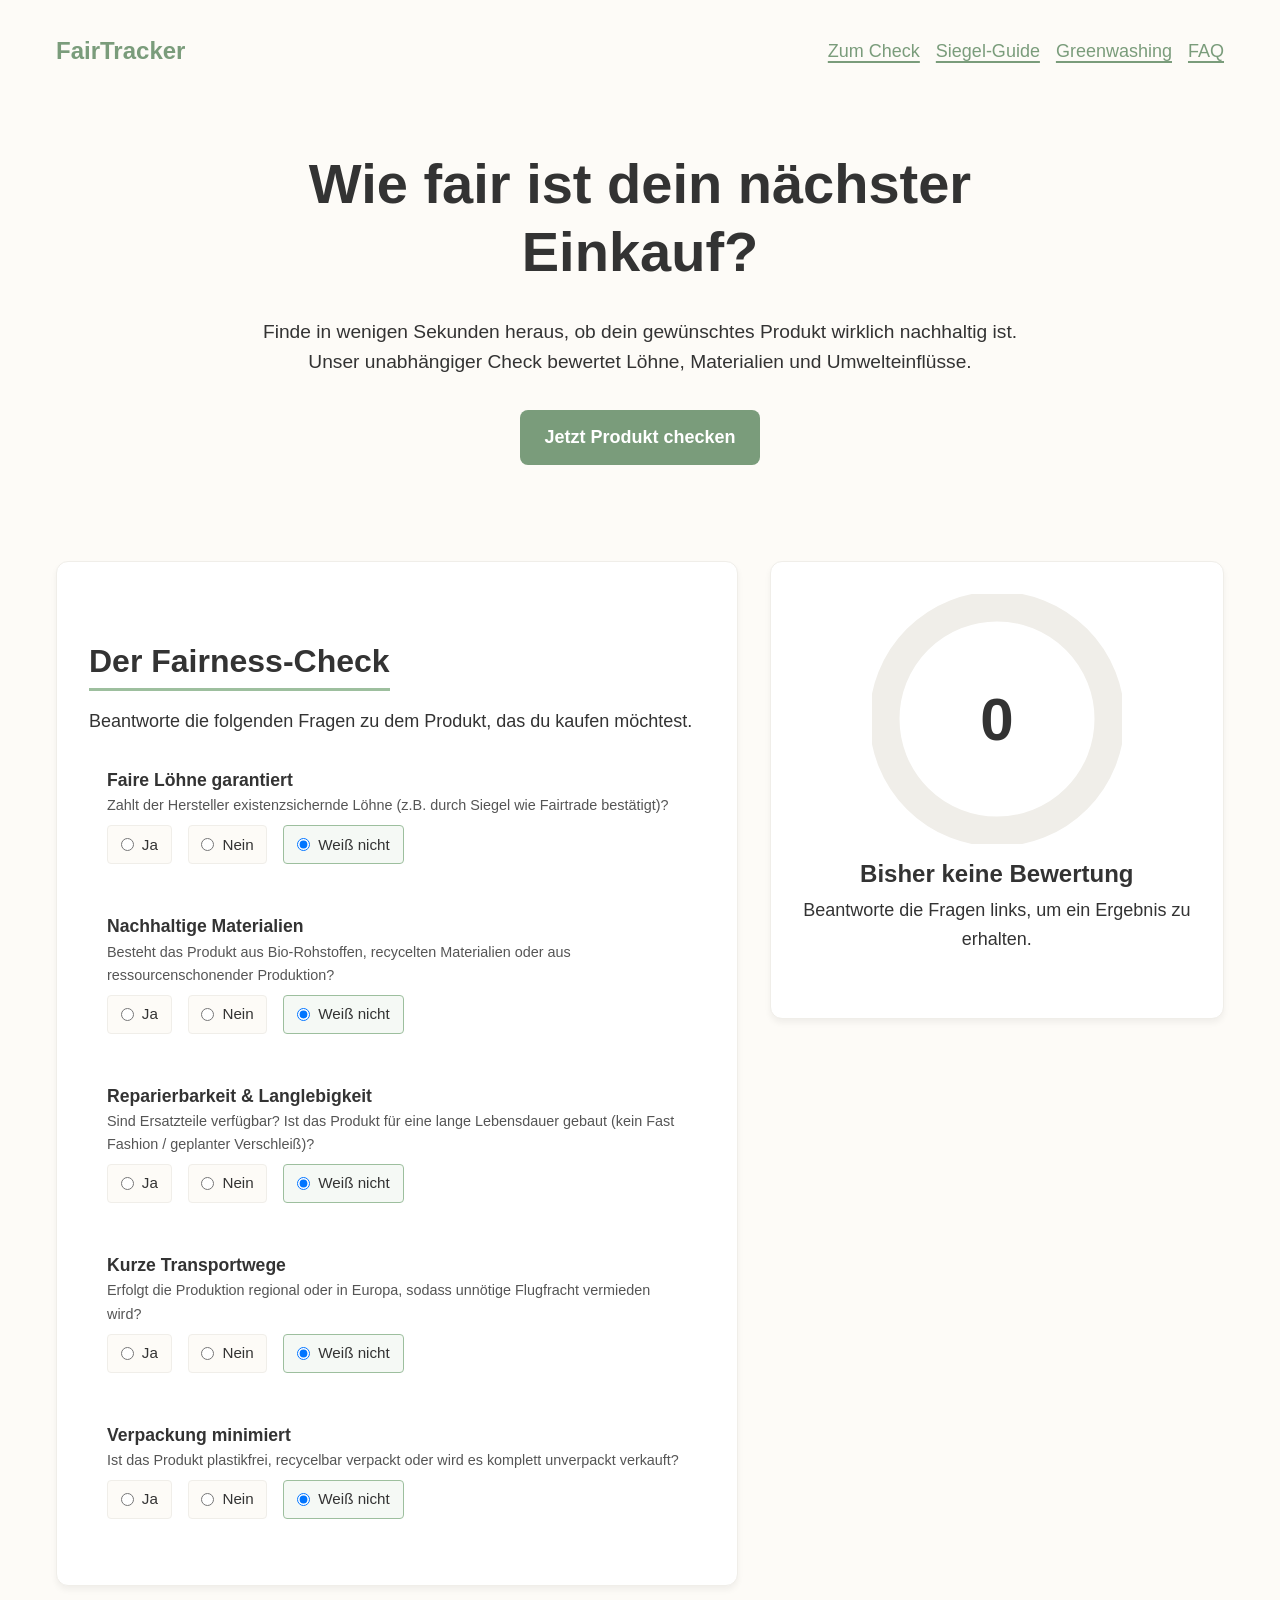
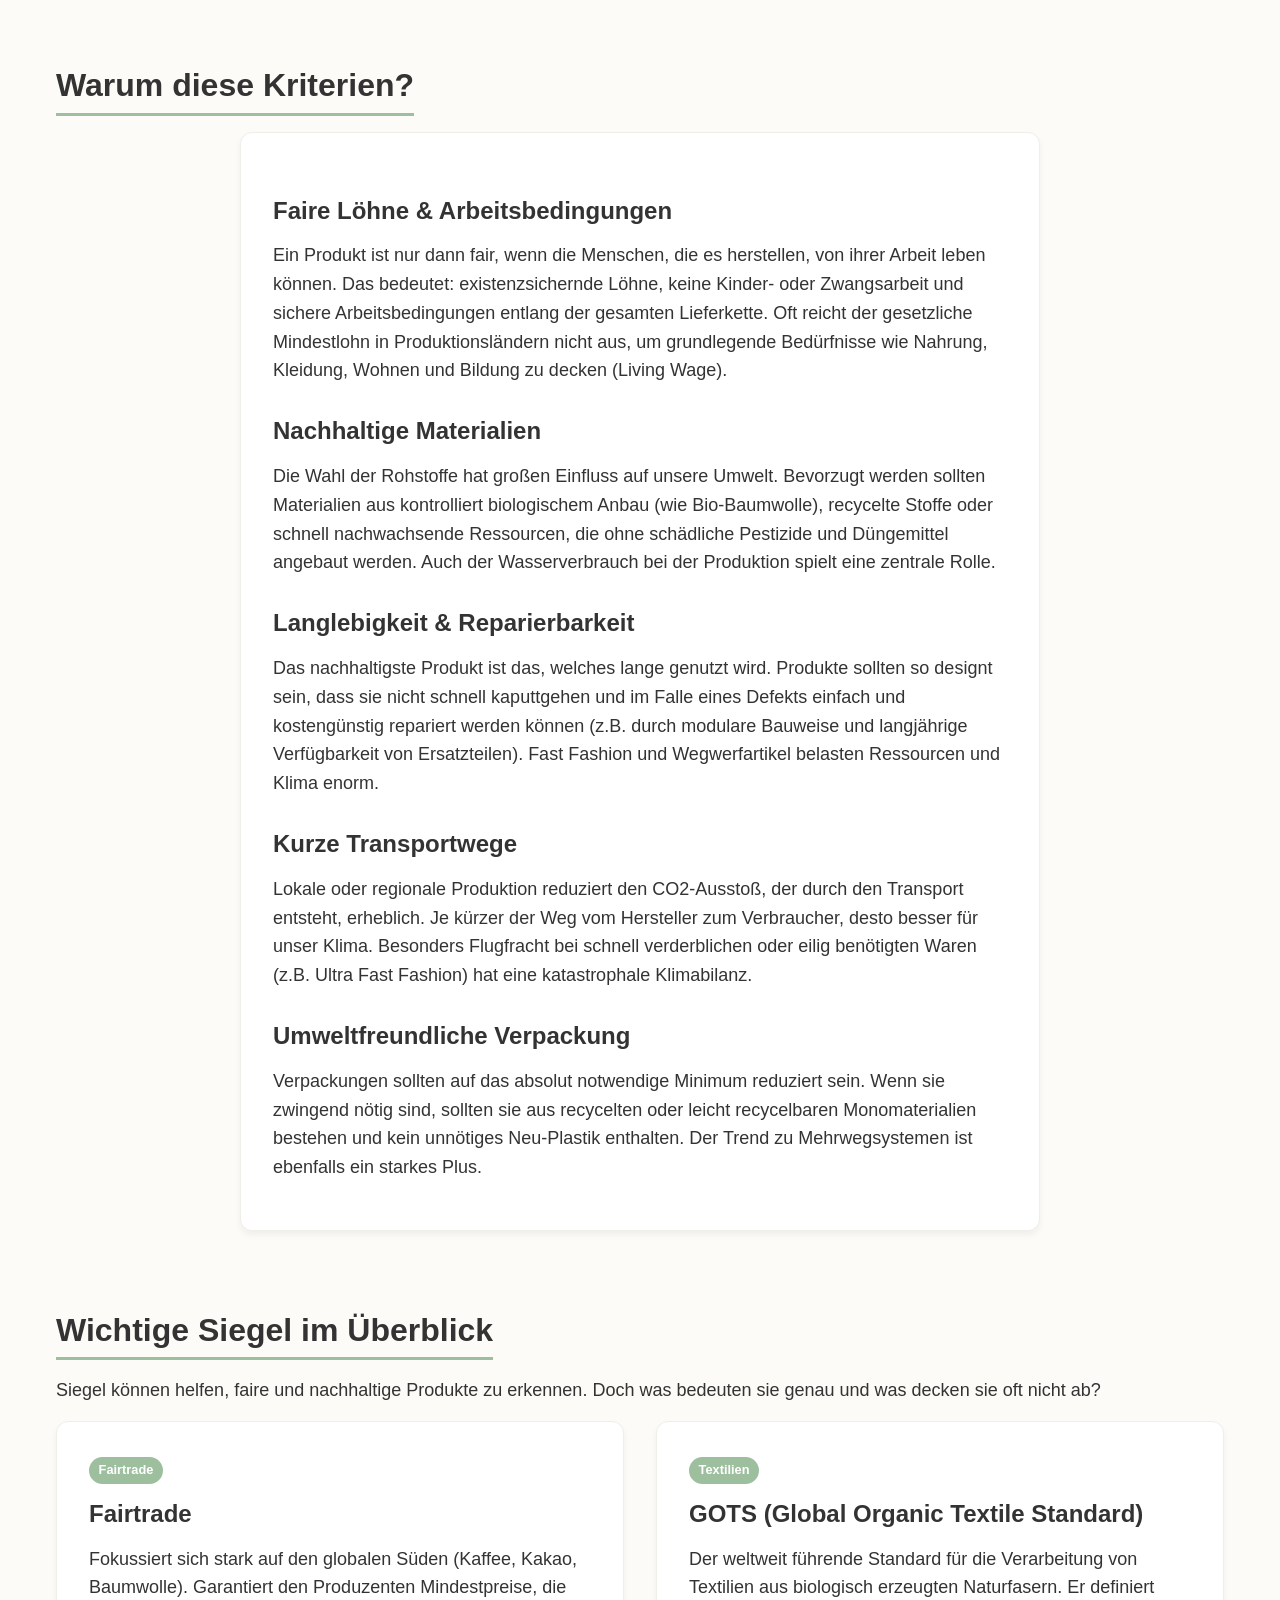
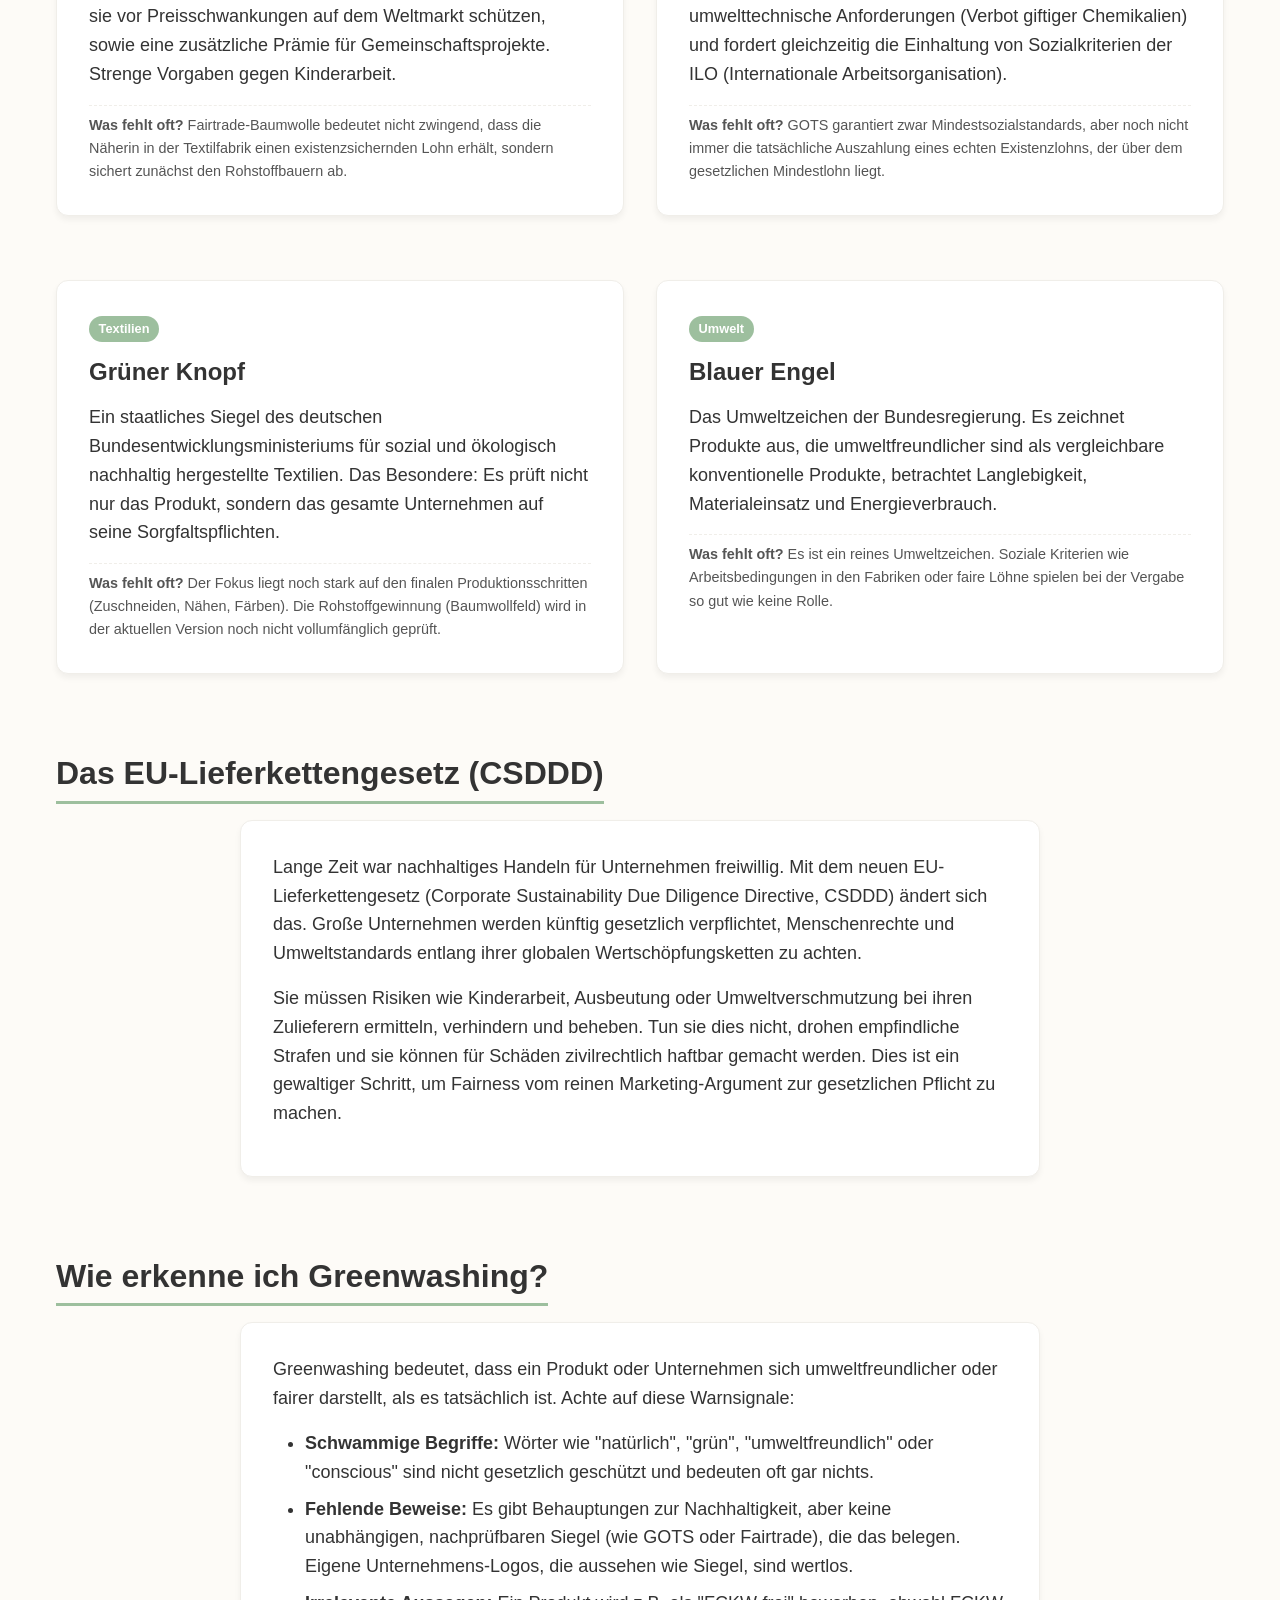
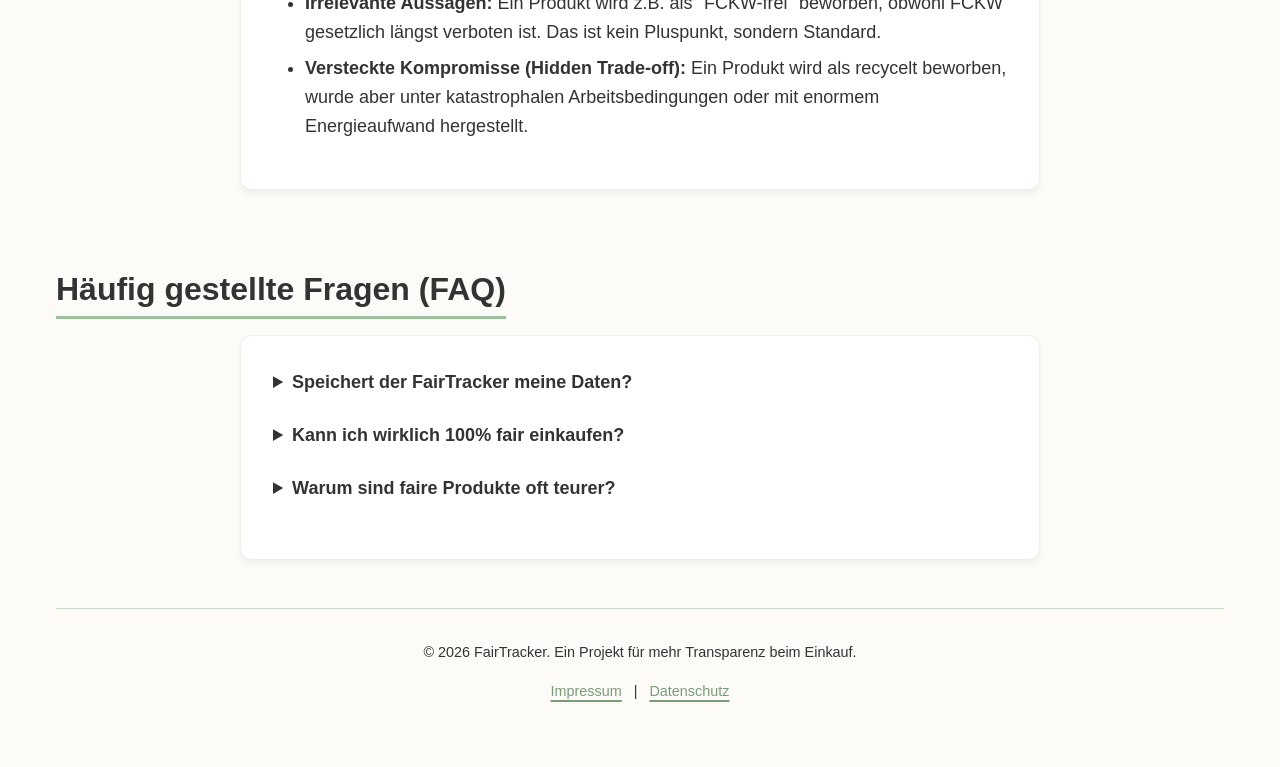
<file: index.html>
<!DOCTYPE html>
<html lang="de">
<head>
  <meta charset="utf-8">
  <meta name="viewport" content="width=device-width, initial-scale=1">
  <title>FairTracker - Wie fair ist dein Einkauf?</title>
  <meta name="description" content="Überprüfe mit dem FairTracker die Nachhaltigkeit und Fairness deiner Produkte. Berücksichtigt Löhne, Materialien, Reparierbarkeit, Transport und Verpackung.">

  <!-- Open Graph / Social -->
  <meta property="og:type" content="website">
  <meta property="og:url" content="https://fairtracker.de/">
  <meta property="og:title" content="FairTracker - Wie fair ist dein Einkauf?">
  <meta property="og:description" content="Überprüfe mit dem FairTracker die Nachhaltigkeit und Fairness deiner Produkte. Ein einfacher Check für bewusstes Konsumieren.">

  <link rel="icon" type="image/svg+xml" href="favicon.svg">
  <link rel="stylesheet" href="style.css">
</head>
<body>
  <div class="container">
    <header class="site-header">
      <div class="header-inner">
        <a href="/" class="logo">FairTracker</a>
        <nav aria-label="Hauptnavigation">
          <ul class="nav-links">
            <li><a href="#checker-tool">Zum Check</a></li>
            <li><a href="#labels-guide">Siegel-Guide</a></li>
            <li><a href="#greenwashing">Greenwashing</a></li>
            <li><a href="#faq">FAQ</a></li>
          </ul>
        </nav>
      </div>
    </header>

    <main>
      <section class="hero">
        <div class="hero-content">
          <h1>Wie fair ist dein nächster Einkauf?</h1>
          <p>Finde in wenigen Sekunden heraus, ob dein gewünschtes Produkt wirklich nachhaltig ist. Unser unabhängiger Check bewertet Löhne, Materialien und Umwelteinflüsse.</p>
          <a href="#checker-tool" class="button cta-button">Jetzt Produkt checken</a>
        </div>
      </section>

      <section id="checker-tool" aria-labelledby="checklist-title">
        <div class="checker-layout">
          <div class="checker-questions card">
            <h2 id="checklist-title">Der Fairness-Check</h2>
            <p>Beantworte die folgenden Fragen zu dem Produkt, das du kaufen möchtest.</p>
            <ul class="checklist" id="fairness-checklist">
              <li class="checklist-item" data-weight="30" data-id="lohn">
                <div class="checklist-text">
                  <h4>Faire Löhne garantiert</h4>
                  <p>Zahlt der Hersteller existenzsichernde Löhne (z.B. durch Siegel wie Fairtrade bestätigt)?</p>
                </div>
                <div class="radio-group">
                  <label><input type="radio" name="lohn" value="yes"> Ja</label>
                  <label><input type="radio" name="lohn" value="no"> Nein</label>
                  <label><input type="radio" name="lohn" value="unknown" checked> Weiß nicht</label>
                </div>
              </li>
              <li class="checklist-item" data-weight="25" data-id="material">
                <div class="checklist-text">
                  <h4>Nachhaltige Materialien</h4>
                  <p>Besteht das Produkt aus Bio-Rohstoffen, recycelten Materialien oder aus ressourcenschonender Produktion?</p>
                </div>
                <div class="radio-group">
                  <label><input type="radio" name="material" value="yes"> Ja</label>
                  <label><input type="radio" name="material" value="no"> Nein</label>
                  <label><input type="radio" name="material" value="unknown" checked> Weiß nicht</label>
                </div>
              </li>
              <li class="checklist-item" data-weight="20" data-id="repair">
                <div class="checklist-text">
                  <h4>Reparierbarkeit & Langlebigkeit</h4>
                  <p>Sind Ersatzteile verfügbar? Ist das Produkt für eine lange Lebensdauer gebaut (kein Fast Fashion / geplanter Verschleiß)?</p>
                </div>
                <div class="radio-group">
                  <label><input type="radio" name="repair" value="yes"> Ja</label>
                  <label><input type="radio" name="repair" value="no"> Nein</label>
                  <label><input type="radio" name="repair" value="unknown" checked> Weiß nicht</label>
                </div>
              </li>
              <li class="checklist-item" data-weight="15" data-id="transport">
                <div class="checklist-text">
                  <h4>Kurze Transportwege</h4>
                  <p>Erfolgt die Produktion regional oder in Europa, sodass unnötige Flugfracht vermieden wird?</p>
                </div>
                <div class="radio-group">
                  <label><input type="radio" name="transport" value="yes"> Ja</label>
                  <label><input type="radio" name="transport" value="no"> Nein</label>
                  <label><input type="radio" name="transport" value="unknown" checked> Weiß nicht</label>
                </div>
              </li>
              <li class="checklist-item" data-weight="10" data-id="packaging">
                <div class="checklist-text">
                  <h4>Verpackung minimiert</h4>
                  <p>Ist das Produkt plastikfrei, recycelbar verpackt oder wird es komplett unverpackt verkauft?</p>
                </div>
                <div class="radio-group">
                  <label><input type="radio" name="packaging" value="yes"> Ja</label>
                  <label><input type="radio" name="packaging" value="no"> Nein</label>
                  <label><input type="radio" name="packaging" value="unknown" checked> Weiß nicht</label>
                </div>
              </li>
            </ul>
          </div>

          <div class="checker-result card">
            <div id="dial-section" class="dial-container" aria-live="polite">
                <svg class="dial-svg" viewBox="0 0 100 100" aria-hidden="true">
                  <circle class="dial-bg" cx="50" cy="50" r="45"></circle>
                  <circle class="dial-progress" id="dial-progress-circle" cx="50" cy="50" r="45" transform="rotate(-90 50 50)"></circle>
                  <text class="dial-text" id="dial-score-text" x="50" y="50">0</text>
                </svg>
                <h3 id="dial-verdict" class="verdict-title">Bisher keine Bewertung</h3>
                <p id="dial-message">Beantworte die Fragen links, um ein Ergebnis zu erhalten.</p>
                <div id="dynamic-tips" class="dynamic-tips" aria-live="polite">
                  <!-- Tips will be injected here by JS -->
                </div>
            </div>
          </div>
        </div>
      </section>

      <section id="criteria-explanation" aria-labelledby="criteria-title">
        <h2 id="criteria-title">Warum diese Kriterien?</h2>
        <div class="card content-card">
          <h3>Faire Löhne & Arbeitsbedingungen</h3>
          <p>Ein Produkt ist nur dann fair, wenn die Menschen, die es herstellen, von ihrer Arbeit leben können. Das bedeutet: existenzsichernde Löhne, keine Kinder- oder Zwangsarbeit und sichere Arbeitsbedingungen entlang der gesamten Lieferkette. Oft reicht der gesetzliche Mindestlohn in Produktionsländern nicht aus, um grundlegende Bedürfnisse wie Nahrung, Kleidung, Wohnen und Bildung zu decken (Living Wage).</p>

          <h3>Nachhaltige Materialien</h3>
          <p>Die Wahl der Rohstoffe hat großen Einfluss auf unsere Umwelt. Bevorzugt werden sollten Materialien aus kontrolliert biologischem Anbau (wie Bio-Baumwolle), recycelte Stoffe oder schnell nachwachsende Ressourcen, die ohne schädliche Pestizide und Düngemittel angebaut werden. Auch der Wasserverbrauch bei der Produktion spielt eine zentrale Rolle.</p>

          <h3>Langlebigkeit & Reparierbarkeit</h3>
          <p>Das nachhaltigste Produkt ist das, welches lange genutzt wird. Produkte sollten so designt sein, dass sie nicht schnell kaputtgehen und im Falle eines Defekts einfach und kostengünstig repariert werden können (z.B. durch modulare Bauweise und langjährige Verfügbarkeit von Ersatzteilen). Fast Fashion und Wegwerfartikel belasten Ressourcen und Klima enorm.</p>

          <h3>Kurze Transportwege</h3>
          <p>Lokale oder regionale Produktion reduziert den CO2-Ausstoß, der durch den Transport entsteht, erheblich. Je kürzer der Weg vom Hersteller zum Verbraucher, desto besser für unser Klima. Besonders Flugfracht bei schnell verderblichen oder eilig benötigten Waren (z.B. Ultra Fast Fashion) hat eine katastrophale Klimabilanz.</p>

          <h3>Umweltfreundliche Verpackung</h3>
          <p>Verpackungen sollten auf das absolut notwendige Minimum reduziert sein. Wenn sie zwingend nötig sind, sollten sie aus recycelten oder leicht recycelbaren Monomaterialien bestehen und kein unnötiges Neu-Plastik enthalten. Der Trend zu Mehrwegsystemen ist ebenfalls ein starkes Plus.</p>
        </div>
      </section>

      <section id="labels-guide" aria-labelledby="labels-title">
        <h2 id="labels-title">Wichtige Siegel im Überblick</h2>
        <p>Siegel können helfen, faire und nachhaltige Produkte zu erkennen. Doch was bedeuten sie genau und was decken sie oft nicht ab?</p>

        <div class="label-grid">
          <div class="card label-card">
            <span class="badge">Fairtrade</span>
            <h3>Fairtrade</h3>
            <p>Fokussiert sich stark auf den globalen Süden (Kaffee, Kakao, Baumwolle). Garantiert den Produzenten Mindestpreise, die sie vor Preisschwankungen auf dem Weltmarkt schützen, sowie eine zusätzliche Prämie für Gemeinschaftsprojekte. Strenge Vorgaben gegen Kinderarbeit.</p>
            <div class="limitation"><strong>Was fehlt oft?</strong> Fairtrade-Baumwolle bedeutet nicht zwingend, dass die Näherin in der Textilfabrik einen existenzsichernden Lohn erhält, sondern sichert zunächst den Rohstoffbauern ab.</div>
          </div>

          <div class="card label-card">
            <span class="badge">Textilien</span>
            <h3>GOTS (Global Organic Textile Standard)</h3>
            <p>Der weltweit führende Standard für die Verarbeitung von Textilien aus biologisch erzeugten Naturfasern. Er definiert umwelttechnische Anforderungen (Verbot giftiger Chemikalien) und fordert gleichzeitig die Einhaltung von Sozialkriterien der ILO (Internationale Arbeitsorganisation).</p>
            <div class="limitation"><strong>Was fehlt oft?</strong> GOTS garantiert zwar Mindestsozialstandards, aber noch nicht immer die tatsächliche Auszahlung eines echten Existenzlohns, der über dem gesetzlichen Mindestlohn liegt.</div>
          </div>

          <div class="card label-card">
            <span class="badge">Textilien</span>
            <h3>Grüner Knopf</h3>
            <p>Ein staatliches Siegel des deutschen Bundesentwicklungsministeriums für sozial und ökologisch nachhaltig hergestellte Textilien. Das Besondere: Es prüft nicht nur das Produkt, sondern das gesamte Unternehmen auf seine Sorgfaltspflichten.</p>
            <div class="limitation"><strong>Was fehlt oft?</strong> Der Fokus liegt noch stark auf den finalen Produktionsschritten (Zuschneiden, Nähen, Färben). Die Rohstoffgewinnung (Baumwollfeld) wird in der aktuellen Version noch nicht vollumfänglich geprüft.</div>
          </div>

          <div class="card label-card">
            <span class="badge">Umwelt</span>
            <h3>Blauer Engel</h3>
            <p>Das Umweltzeichen der Bundesregierung. Es zeichnet Produkte aus, die umweltfreundlicher sind als vergleichbare konventionelle Produkte, betrachtet Langlebigkeit, Materialeinsatz und Energieverbrauch.</p>
            <div class="limitation"><strong>Was fehlt oft?</strong> Es ist ein reines Umweltzeichen. Soziale Kriterien wie Arbeitsbedingungen in den Fabriken oder faire Löhne spielen bei der Vergabe so gut wie keine Rolle.</div>
          </div>
        </div>
      </section>

      <section id="legislation" aria-labelledby="legislation-title">
        <h2 id="legislation-title">Das EU-Lieferkettengesetz (CSDDD)</h2>
        <div class="card content-card">
          <p>Lange Zeit war nachhaltiges Handeln für Unternehmen freiwillig. Mit dem neuen EU-Lieferkettengesetz (Corporate Sustainability Due Diligence Directive, CSDDD) ändert sich das. Große Unternehmen werden künftig gesetzlich verpflichtet, Menschenrechte und Umweltstandards entlang ihrer globalen Wertschöpfungsketten zu achten.</p>
          <p>Sie müssen Risiken wie Kinderarbeit, Ausbeutung oder Umweltverschmutzung bei ihren Zulieferern ermitteln, verhindern und beheben. Tun sie dies nicht, drohen empfindliche Strafen und sie können für Schäden zivilrechtlich haftbar gemacht werden. Dies ist ein gewaltiger Schritt, um Fairness vom reinen Marketing-Argument zur gesetzlichen Pflicht zu machen.</p>
        </div>
      </section>

      <section id="greenwashing" aria-labelledby="greenwashing-title">
        <h2 id="greenwashing-title">Wie erkenne ich Greenwashing?</h2>
        <div class="card content-card">
          <p>Greenwashing bedeutet, dass ein Produkt oder Unternehmen sich umweltfreundlicher oder fairer darstellt, als es tatsächlich ist. Achte auf diese Warnsignale:</p>
          <ul class="styled-list">
            <li><strong>Schwammige Begriffe:</strong> Wörter wie "natürlich", "grün", "umweltfreundlich" oder "conscious" sind nicht gesetzlich geschützt und bedeuten oft gar nichts.</li>
            <li><strong>Fehlende Beweise:</strong> Es gibt Behauptungen zur Nachhaltigkeit, aber keine unabhängigen, nachprüfbaren Siegel (wie GOTS oder Fairtrade), die das belegen. Eigene Unternehmens-Logos, die aussehen wie Siegel, sind wertlos.</li>
            <li><strong>Irrelevante Aussagen:</strong> Ein Produkt wird z.B. als "FCKW-frei" beworben, obwohl FCKW gesetzlich längst verboten ist. Das ist kein Pluspunkt, sondern Standard.</li>
            <li><strong>Versteckte Kompromisse (Hidden Trade-off):</strong> Ein Produkt wird als recycelt beworben, wurde aber unter katastrophalen Arbeitsbedingungen oder mit enormem Energieaufwand hergestellt.</li>
          </ul>
        </div>
      </section>

      <section id="faq" aria-labelledby="faq-title">
        <h2 id="faq-title">Häufig gestellte Fragen (FAQ)</h2>
        <div class="card content-card faq-section">
          <details>
            <summary>Speichert der FairTracker meine Daten?</summary>
            <p>Nein. Der FairTracker funktioniert zu 100% lokal in deinem Browser. Es gibt keine Datenbank, keine Server-Auswertung, keine Cookies und keine Tracker. Deine Eingaben bleiben nur bei dir.</p>
          </details>
          <details>
            <summary>Kann ich wirklich 100% fair einkaufen?</summary>
            <p>Ein 100% perfektes Produkt gibt es fast nicht, da jede Produktion Ressourcen verbraucht. Es geht vielmehr darum, die <em>bessere</em> Wahl zu treffen, Kompromisse bewusst einzugehen und den Konsum insgesamt zu reduzieren.</p>
          </details>
          <details>
            <summary>Warum sind faire Produkte oft teurer?</summary>
            <p>Sie sind nicht unbedingt teurer, sondern konventionelle Produkte sind oft unnatürlich billig. Bei extrem billigen Produkten zahlen meist andere den Preis – durch Ausbeutung von Mensch und Natur. Faire Produkte bilden die wahren Kosten (Umweltschutz, existenzsichernde Löhne) realistischer ab.</p>
          </details>
        </div>
      </section>

    </main>

    <footer>
      <p>&copy; 2026 FairTracker. Ein Projekt für mehr Transparenz beim Einkauf.</p>
      <nav aria-label="Footernavigation">
        <a href="impressum.html">Impressum</a> |
        <a href="datenschutz.html">Datenschutz</a>
      </nav>
    </footer>
  </div>
  <script src="script.js"></script>
</body>
</html>
</file>
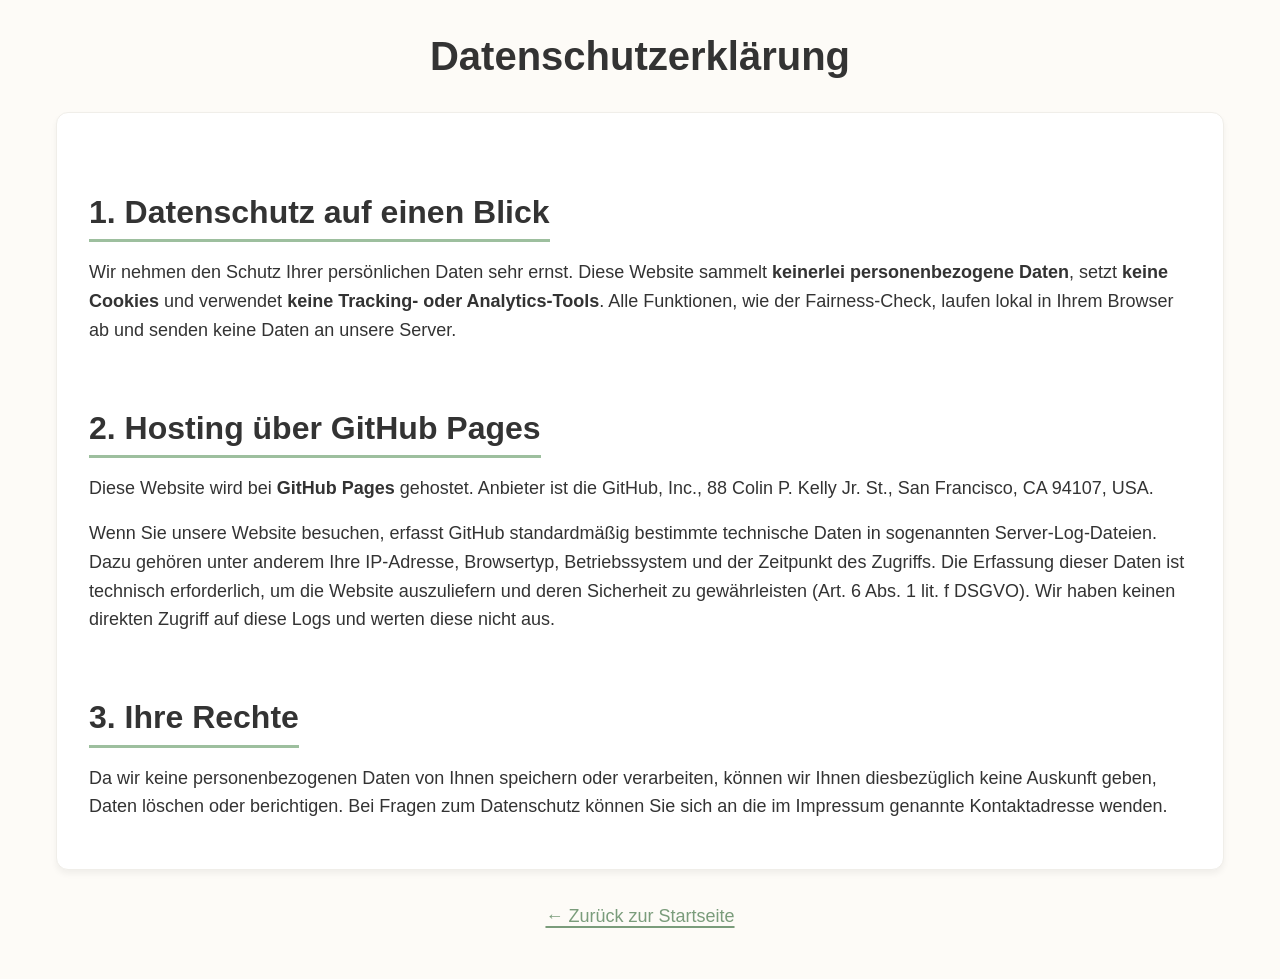
<file: datenschutz.html>
<!DOCTYPE html>
<html lang="de">
<head>
  <meta charset="utf-8">
  <meta name="viewport" content="width=device-width, initial-scale=1">
  <title>Datenschutzerklärung - FairTracker</title>
  <meta name="robots" content="noindex, nofollow">
  <link rel="icon" type="image/svg+xml" href="favicon.svg">
  <link rel="stylesheet" href="style.css">
</head>
<body>
  <div class="container">
    <header>
      <h1>Datenschutzerklärung</h1>
    </header>

    <main>
      <section class="card">
        <h2>1. Datenschutz auf einen Blick</h2>
        <p>Wir nehmen den Schutz Ihrer persönlichen Daten sehr ernst. Diese Website sammelt <strong>keinerlei personenbezogene Daten</strong>, setzt <strong>keine Cookies</strong> und verwendet <strong>keine Tracking- oder Analytics-Tools</strong>. Alle Funktionen, wie der Fairness-Check, laufen lokal in Ihrem Browser ab und senden keine Daten an unsere Server.</p>

        <h2>2. Hosting über GitHub Pages</h2>
        <p>Diese Website wird bei <strong>GitHub Pages</strong> gehostet. Anbieter ist die GitHub, Inc., 88 Colin P. Kelly Jr. St., San Francisco, CA 94107, USA.</p>
        <p>Wenn Sie unsere Website besuchen, erfasst GitHub standardmäßig bestimmte technische Daten in sogenannten Server-Log-Dateien. Dazu gehören unter anderem Ihre IP-Adresse, Browsertyp, Betriebssystem und der Zeitpunkt des Zugriffs. Die Erfassung dieser Daten ist technisch erforderlich, um die Website auszuliefern und deren Sicherheit zu gewährleisten (Art. 6 Abs. 1 lit. f DSGVO). Wir haben keinen direkten Zugriff auf diese Logs und werten diese nicht aus.</p>

        <h2>3. Ihre Rechte</h2>
        <p>Da wir keine personenbezogenen Daten von Ihnen speichern oder verarbeiten, können wir Ihnen diesbezüglich keine Auskunft geben, Daten löschen oder berichtigen. Bei Fragen zum Datenschutz können Sie sich an die im Impressum genannte Kontaktadresse wenden.</p>
      </section>

      <p style="text-align: center; margin-top: var(--spacing-lg);">
        <a href="index.html">← Zurück zur Startseite</a>
      </p>
    </main>
  </div>
</body>
</html>
</file>
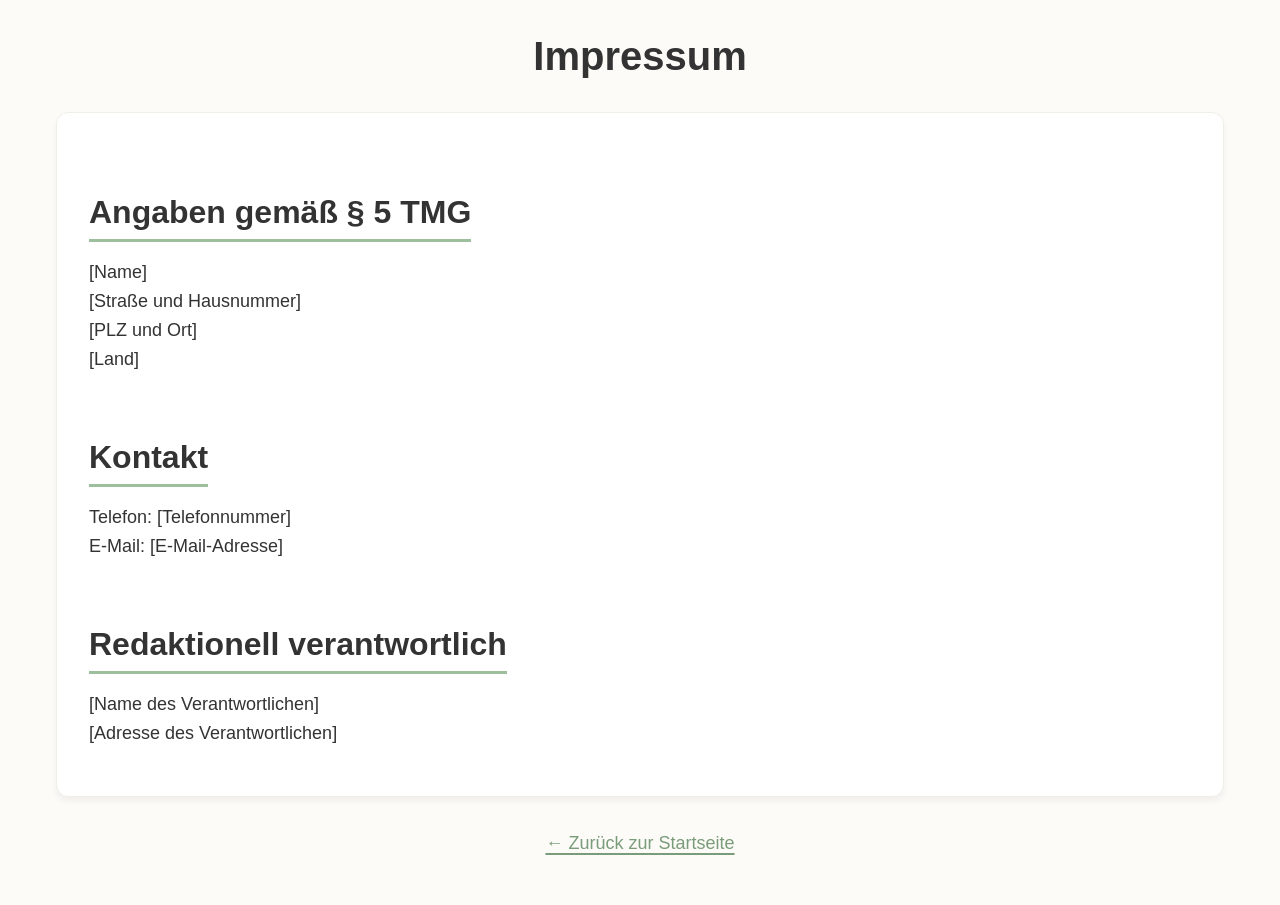
<file: impressum.html>
<!DOCTYPE html>
<html lang="de">
<head>
  <meta charset="utf-8">
  <meta name="viewport" content="width=device-width, initial-scale=1">
  <title>Impressum - FairTracker</title>
  <meta name="robots" content="noindex, nofollow">
  <link rel="icon" type="image/svg+xml" href="favicon.svg">
  <link rel="stylesheet" href="style.css">
</head>
<body>
  <div class="container">
    <header>
      <h1>Impressum</h1>
    </header>

    <main>
      <section class="card">
        <h2>Angaben gemäß § 5 TMG</h2>
        <p>
          [Name]<br>
          [Straße und Hausnummer]<br>
          [PLZ und Ort]<br>
          [Land]
        </p>

        <h2>Kontakt</h2>
        <p>
          Telefon: [Telefonnummer]<br>
          E-Mail: [E-Mail-Adresse]
        </p>

        <h2>Redaktionell verantwortlich</h2>
        <p>
          [Name des Verantwortlichen]<br>
          [Adresse des Verantwortlichen]
        </p>
      </section>

      <p style="text-align: center; margin-top: var(--spacing-lg);">
        <a href="index.html">← Zurück zur Startseite</a>
      </p>
    </main>
  </div>
</body>
</html>
</file>
<file: style.css>
/* CSS Custom Properties */
:root {
  /* Colors */
  --color-sage: #9dbf9e;
  --color-sage-light: #c5d9c6;
  --color-sage-dark: #7a9c7b;
  --color-cream: #fdfbf7;
  --color-cream-dark: #f0eee9;
  --color-charcoal: #333333;
  --color-charcoal-light: #555555;
  --color-white: #ffffff;
  --color-error: #e06c75;
  --color-warning: #e5c07b;
  --color-success: #98c379;
  --color-unknown: #abb2bf;
  --color-focus: #ff9900;

  /* Typography */
  --font-family-base: ui-rounded, "Hiragino Maru Gothic ProN", Quicksand, Comfortaa, Manjari, "Arial Rounded MT Bold", Calibri, source-sans-pro, sans-serif;

  /* Layout */
  --max-width: 1200px;
  --spacing-sm: 0.5rem;
  --spacing-md: 1rem;
  --spacing-lg: 2rem;
  --spacing-xl: 3rem;

  /* Animation */
  --transition-speed: 0.3s;
}

/* Dark Mode Overrides */
@media (prefers-color-scheme: dark) {
  :root {
    --color-cream: #1a1a1a;
    --color-cream-dark: #2a2a2a;
    --color-charcoal: #fdfbf7;
    --color-charcoal-light: #cccccc;
    --color-white: #222222;
    --color-sage: #7a9c7b;
    --color-sage-light: #5a7c5b;
    --color-sage-dark: #9dbf9e;
  }
}

/* Reset & Base Styles */
* {
  box-sizing: border-box;
  margin: 0;
  padding: 0;
}

body {
  font-family: var(--font-family-base);
  background-color: var(--color-cream);
  color: var(--color-charcoal);
  line-height: 1.6;
  font-size: 18px;
  overflow-x: hidden;
  -webkit-font-smoothing: antialiased;
  -moz-osx-font-smoothing: grayscale;
}

/* Accessible Focus Styles */
:focus {
  outline: 3px solid var(--color-focus);
  outline-offset: 2px;
}
:focus:not(:focus-visible) {
  outline: none;
}
:focus-visible {
  outline: 3px solid var(--color-focus);
  outline-offset: 2px;
}

/* Typography */
h1, h2, h3, h4 {
  font-weight: 700;
  line-height: 1.2;
  margin-bottom: var(--spacing-md);
  color: var(--color-charcoal);
}

h1 {
  font-size: 2.5rem;
  margin-bottom: var(--spacing-lg);
  text-align: center;
}

h2 {
  font-size: 2rem;
  margin-top: var(--spacing-xl);
  border-bottom: 3px solid var(--color-sage);
  display: inline-block;
  padding-bottom: var(--spacing-sm);
}

h3 {
  font-size: 1.5rem;
  margin-top: var(--spacing-lg);
}

p {
  margin-bottom: var(--spacing-md);
}

a {
  color: var(--color-sage-dark);
  text-decoration: underline;
  text-decoration-thickness: 2px;
  text-underline-offset: 4px;
}

a:hover {
  color: var(--color-charcoal);
  text-decoration-color: var(--color-charcoal);
}

@media (prefers-color-scheme: dark) {
    a {
        color: var(--color-sage-dark);
    }
    a:hover {
        color: var(--color-sage-light);
        text-decoration-color: var(--color-sage-light);
    }
}


/* Button */
.button {
  display: inline-block;
  background-color: var(--color-sage-dark);
  color: var(--color-white);
  padding: 0.8rem 1.5rem;
  border-radius: 8px;
  text-decoration: none;
  font-weight: bold;
  transition: background-color var(--transition-speed) ease;
}
.button:hover {
  background-color: var(--color-charcoal);
  color: var(--color-white);
  text-decoration: none;
}

/* Utilities */
.styled-list {
  margin-left: var(--spacing-lg);
  margin-bottom: var(--spacing-md);
}
.styled-list li {
  margin-bottom: var(--spacing-sm);
}

/* Layout */
.container {
  max-width: var(--max-width);
  margin: 0 auto;
  padding: var(--spacing-lg) var(--spacing-md);
}

/* Header */
.site-header {
  margin-bottom: var(--spacing-lg);
}
.header-inner {
  display: flex;
  flex-direction: column;
  align-items: center;
  gap: var(--spacing-md);
}
@media (min-width: 768px) {
  .header-inner {
    flex-direction: row;
    justify-content: space-between;
  }
}
.logo {
  font-size: 1.5rem;
  font-weight: 700;
  text-decoration: none;
  color: var(--color-sage-dark);
}
.nav-links {
  list-style: none;
  display: flex;
  gap: var(--spacing-md);
  flex-wrap: wrap;
  justify-content: center;
}

main {
  min-height: 70vh;
}

footer {
  margin-top: var(--spacing-xl);
  padding-top: var(--spacing-lg);
  padding-bottom: var(--spacing-lg);
  border-top: 1px solid var(--color-sage-light);
  text-align: center;
  font-size: 0.9rem;
}

footer a {
  margin: 0 var(--spacing-sm);
}

/* UI Elements */
.card {
  background-color: var(--color-white);
  border-radius: 12px;
  padding: var(--spacing-lg);
  box-shadow: 0 4px 6px rgba(0, 0, 0, 0.05);
  margin-bottom: var(--spacing-lg);
  border: 1px solid var(--color-cream-dark);
}

.content-card {
  max-width: 800px;
  margin-left: auto;
  margin-right: auto;
}

/* Hero Section */
.hero {
  text-align: center;
  margin-bottom: var(--spacing-xl);
  padding: var(--spacing-xl) 0;
}
.hero-content {
  max-width: 800px;
  margin: 0 auto;
}
.hero h1 {
  font-size: clamp(2rem, 5vw, 3.5rem);
}
.hero p {
  font-size: 1.2rem;
  margin-bottom: var(--spacing-lg);
}

.label-grid {
  display: grid;
  grid-template-columns: 1fr;
  gap: var(--spacing-lg);
}

@media (min-width: 600px) {
  .label-grid {
    grid-template-columns: 1fr 1fr;
  }
}

.label-card h3 {
    margin-top: var(--spacing-sm);
}
.limitation {
    margin-top: var(--spacing-md);
    font-size: 0.9rem;
    color: var(--color-charcoal-light);
    padding-top: var(--spacing-sm);
    border-top: 1px dashed var(--color-cream-dark);
}

.badge {
  display: inline-block;
  background-color: var(--color-sage);
  color: var(--color-white);
  padding: 0.2rem 0.6rem;
  border-radius: 99px;
  font-size: 0.8rem;
  font-weight: 600;
  margin-bottom: var(--spacing-sm);
}
@media (prefers-color-scheme: dark) {
    .badge {
        color: var(--color-charcoal);
    }
}

/* Checker Layout */
.checker-layout {
  display: grid;
  grid-template-columns: 1fr;
  gap: var(--spacing-lg);
}

@media (min-width: 900px) {
  .checker-layout {
    grid-template-columns: 3fr 2fr;
    align-items: start;
  }
}

/* Checklist Styles */
.checklist {
  list-style: none;
}

.checklist-item {
  display: flex;
  flex-direction: column;
  margin-bottom: var(--spacing-md);
  padding: var(--spacing-md);
  background-color: var(--color-white);
  border-radius: 8px;
  border: 2px solid transparent;
  transition: border-color var(--transition-speed) ease;
}

.checklist-item:hover {
  border-color: var(--color-sage-light);
}

.radio-group {
  display: flex;
  gap: var(--spacing-md);
  margin-top: var(--spacing-sm);
  flex-wrap: wrap;
}
.radio-group label {
  display: flex;
  align-items: center;
  gap: 0.5rem;
  cursor: pointer;
  font-size: 0.95rem;
  background-color: var(--color-cream);
  padding: 0.4rem 0.8rem;
  border-radius: 4px;
  border: 1px solid var(--color-cream-dark);
  transition: background-color 0.2s, border-color 0.2s;
}
.radio-group label:has(input:checked) {
  border-color: var(--color-sage);
  background-color: rgba(157, 191, 158, 0.1);
}

.checklist-text h4 {
  margin-bottom: 0.2rem;
  font-size: 1.1rem;
}

.checklist-text p {
  margin-bottom: 0;
  font-size: 0.9rem;
  color: var(--color-charcoal-light);
}

/* Dial Animation */
.dial-container {
  display: flex;
  justify-content: center;
  align-items: center;
  flex-direction: column;
}

.dial-svg {
  max-width: 250px;
  width: 100%;
}

.dial-bg {
  fill: none;
  stroke: var(--color-cream-dark);
  stroke-width: 12;
  stroke-linecap: round;
}

.dial-progress {
  fill: none;
  stroke: var(--color-sage);
  stroke-width: 12;
  stroke-linecap: round;
  stroke-dasharray: 283; /* 2 * pi * r (45) */
  stroke-dashoffset: 283;
  transition: stroke-dashoffset 0.8s cubic-bezier(0.34, 1.56, 0.64, 1), stroke 0.8s ease;
}

.dial-text {
  fill: var(--color-charcoal);
  font-size: 24px;
  font-weight: 700;
  text-anchor: middle;
  dominant-baseline: central;
}

.verdict-title {
    margin-top: var(--spacing-md);
    margin-bottom: var(--spacing-sm);
    text-align: center;
}

#dial-message {
    text-align: center;
    font-weight: 500;
}

/* Dynamic Tips */
.dynamic-tips {
    margin-top: var(--spacing-md);
    width: 100%;
}
.tip-item {
    background-color: rgba(229, 192, 123, 0.15);
    border-left: 4px solid var(--color-warning);
    padding: var(--spacing-sm) var(--spacing-md);
    margin-bottom: var(--spacing-sm);
    font-size: 0.9rem;
    border-radius: 0 4px 4px 0;
}

/* FAQ */
.faq-section details {
    margin-bottom: var(--spacing-md);
}
.faq-section summary {
    font-weight: bold;
    cursor: pointer;
    padding-bottom: var(--spacing-sm);
}

@media (prefers-reduced-motion: reduce) {
  * {
    animation-duration: 0.01ms !important;
    animation-iteration-count: 1 !important;
    transition-duration: 0.01ms !important;
    scroll-behavior: auto !important;
  }
}
</file>
